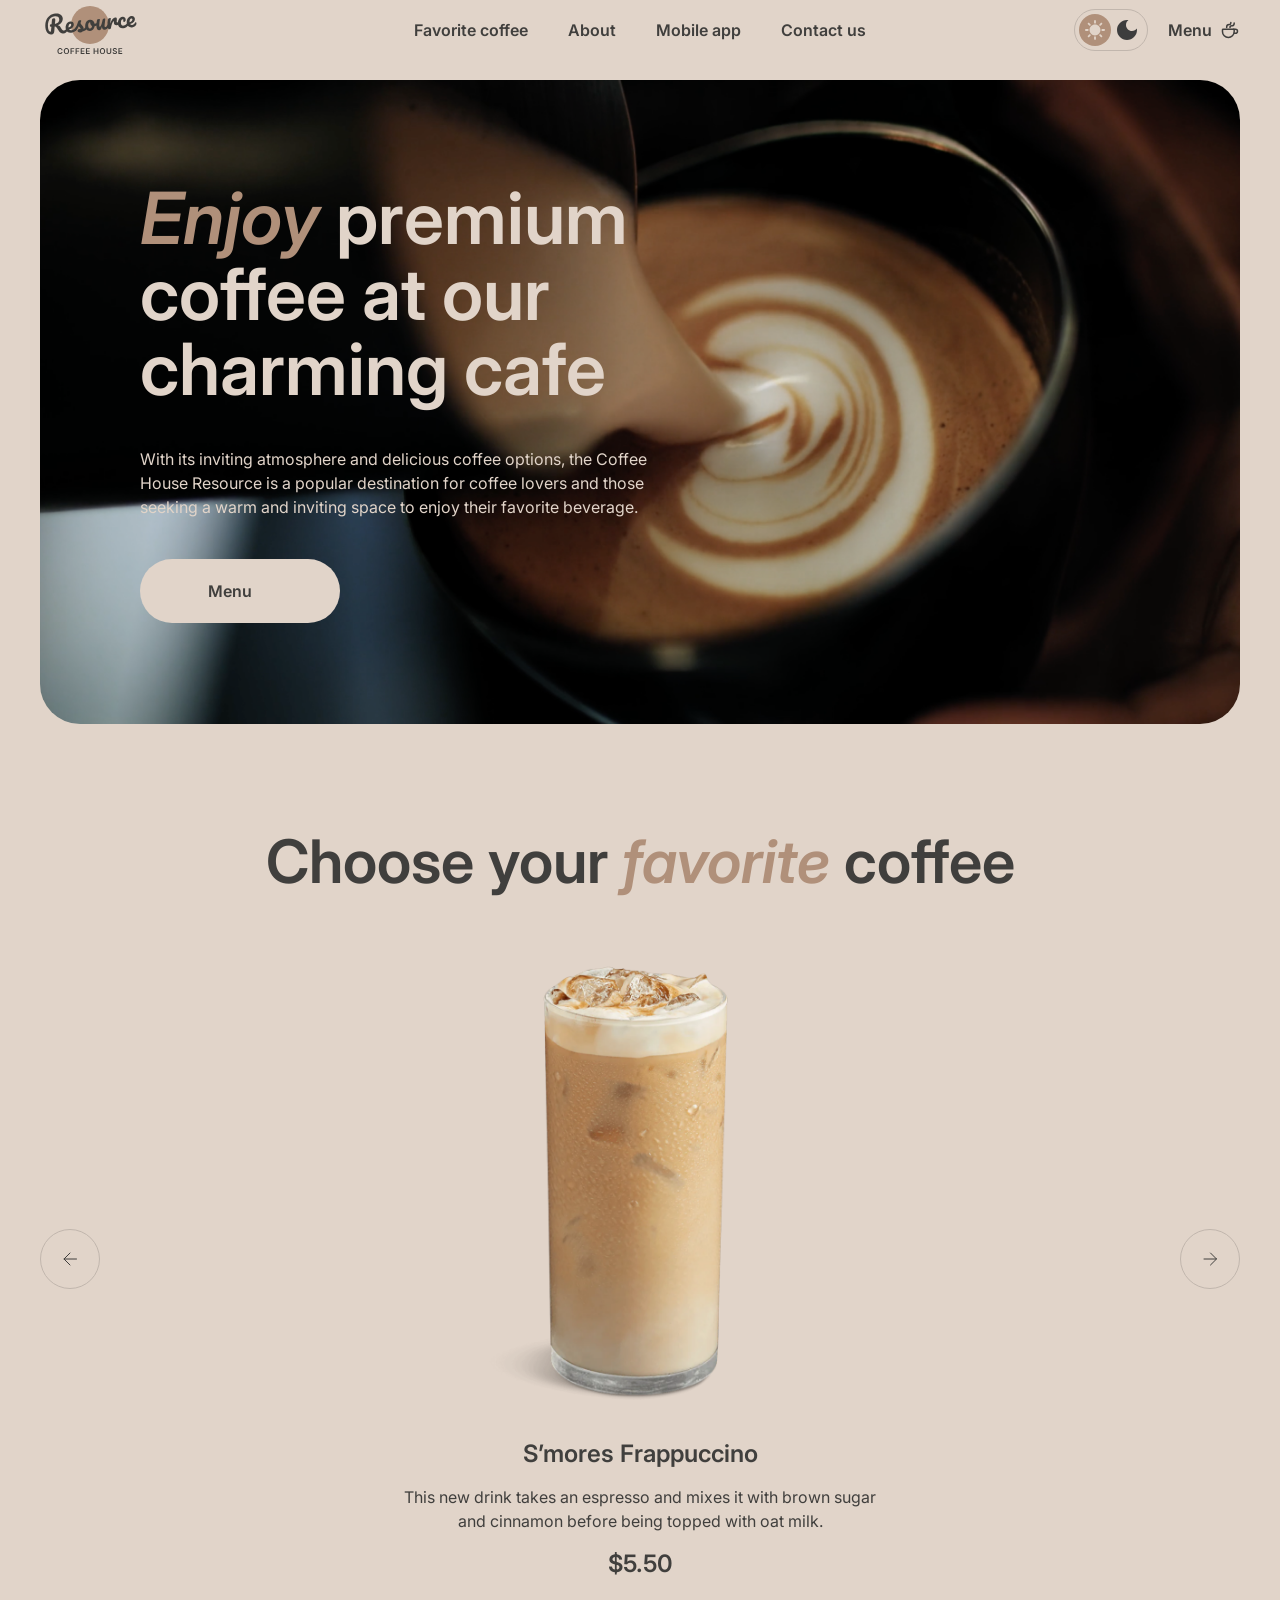
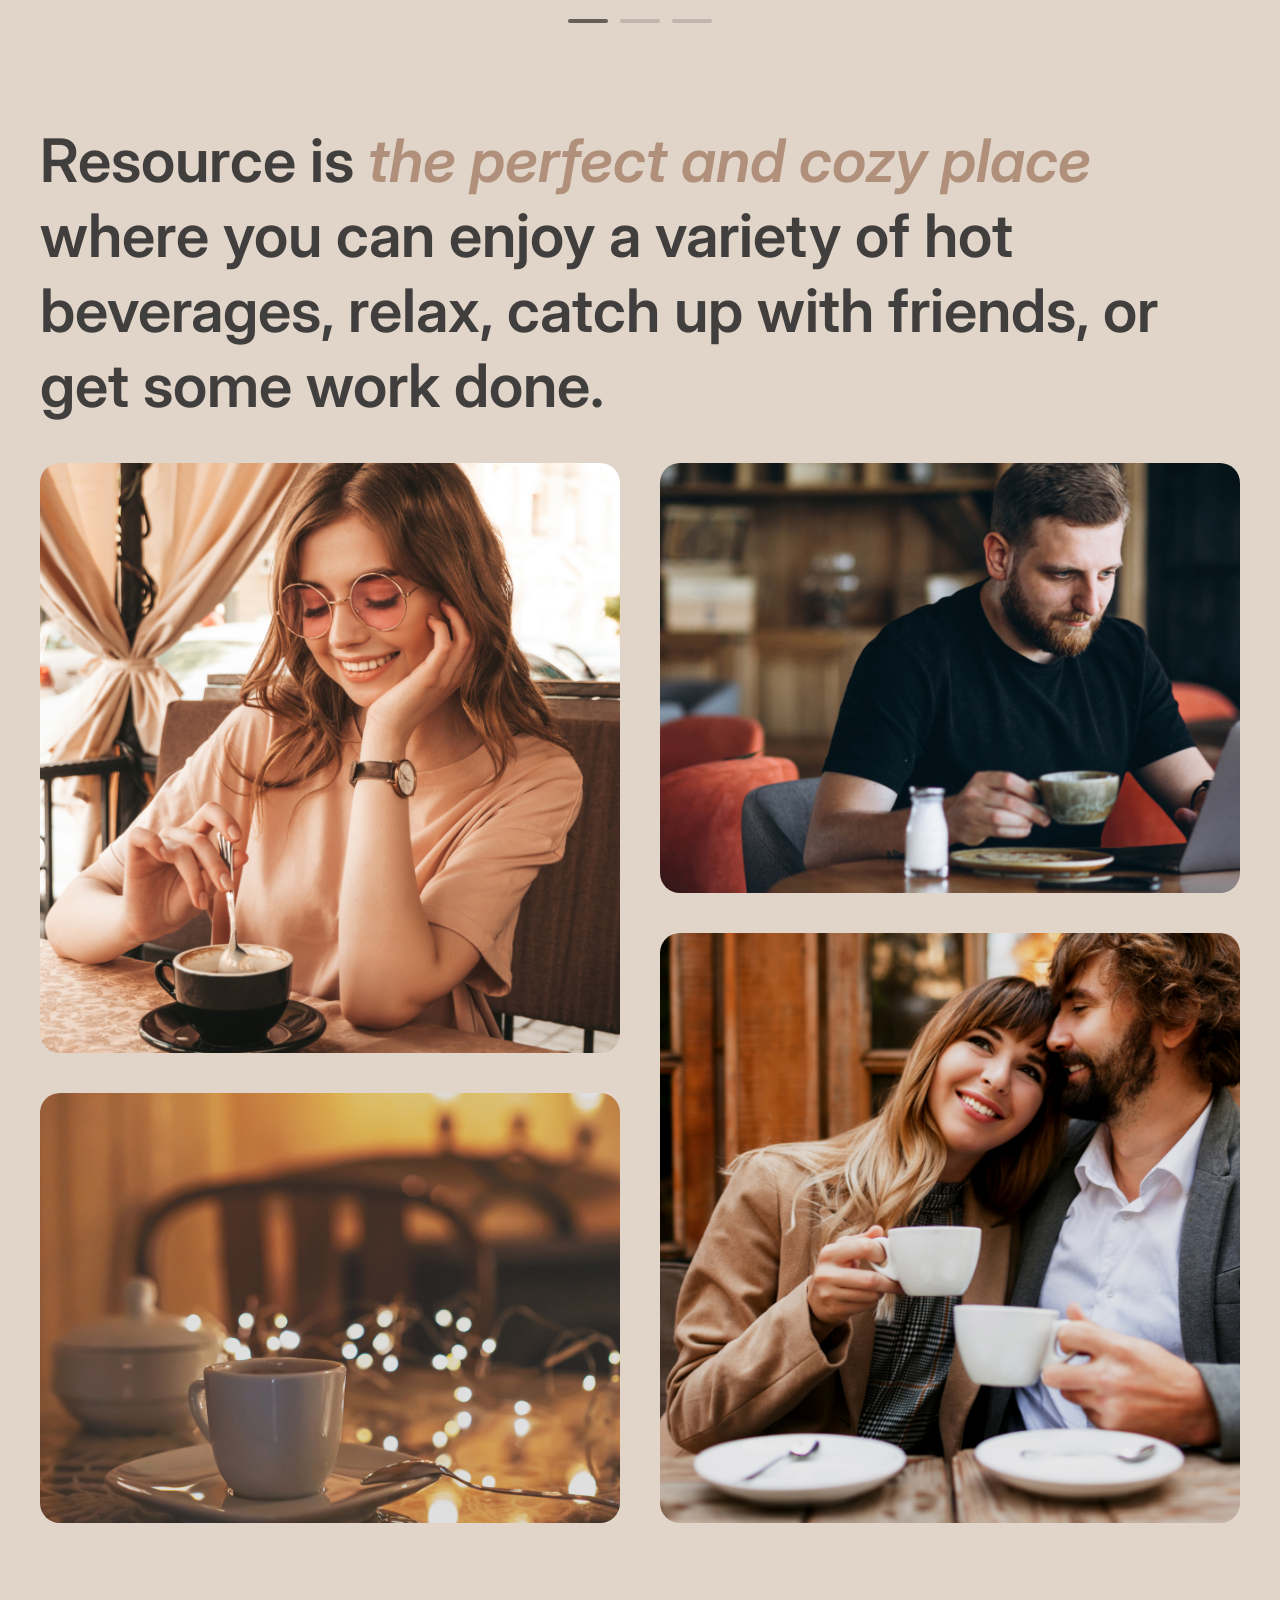
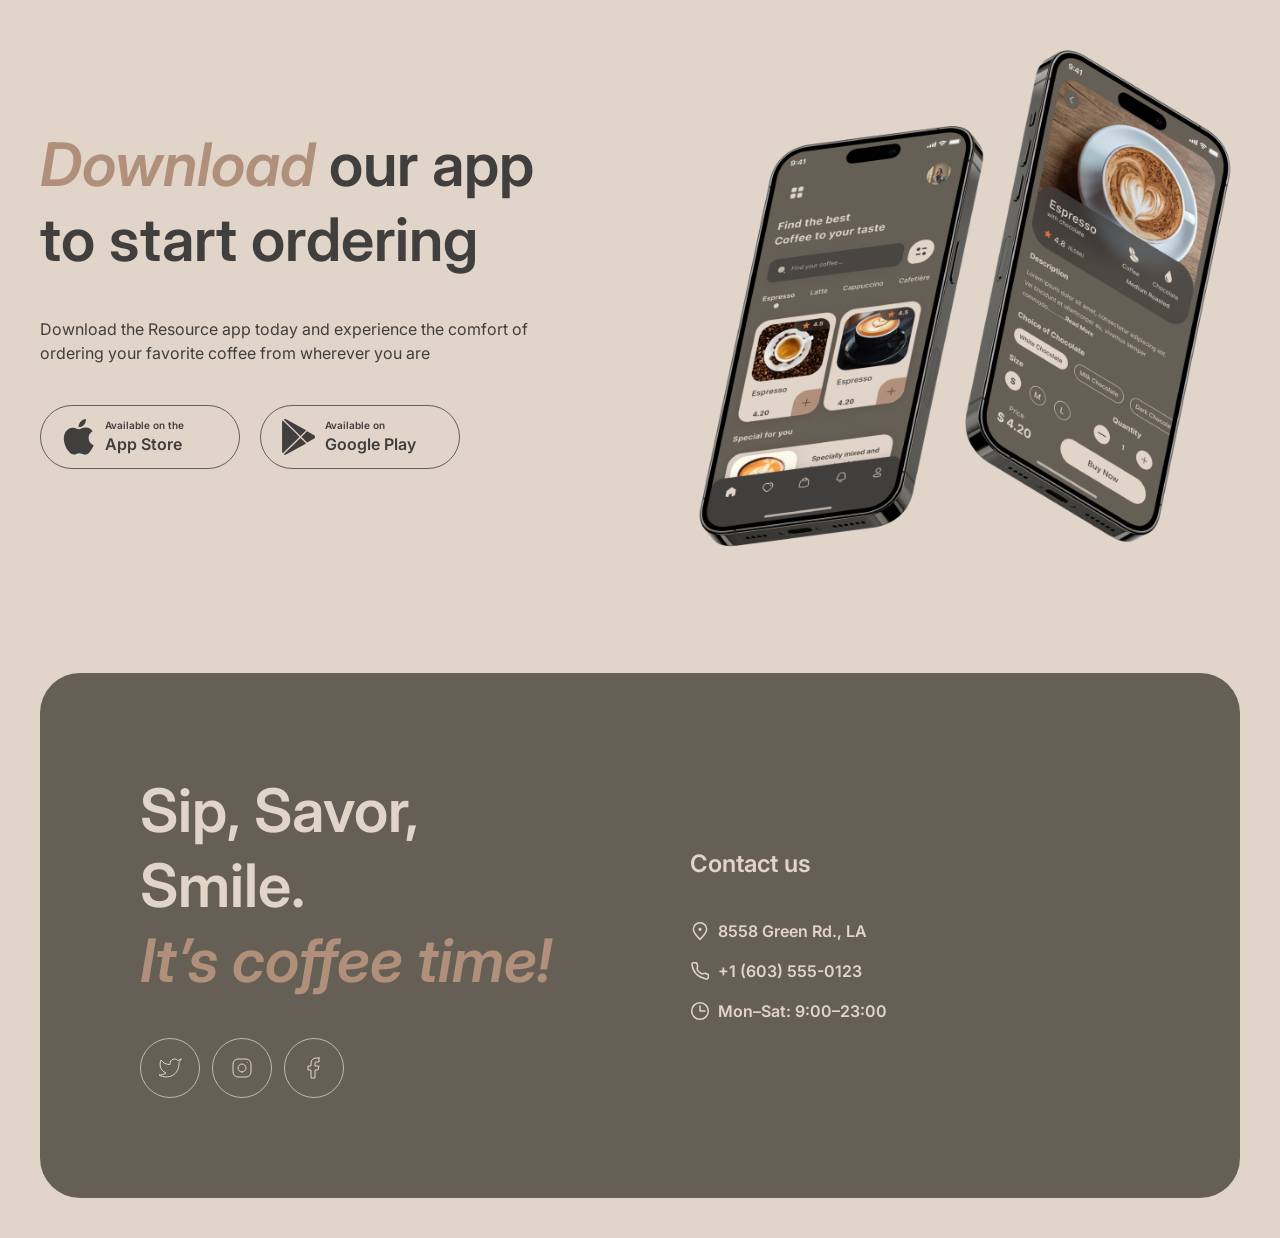
<file: index.html>
<!doctype html>
<html lang="en">
  <head>
    <meta charset="UTF-8" />
    <meta name="viewport" content="width=device-width, initial-scale=1.0" />
    <title>Coffee House</title>
    <link rel="preconnect" href="https://fonts.googleapis.com" />
    <link rel="preconnect" href="https://fonts.gstatic.com" crossorigin />
    <link
      href="https://fonts.googleapis.com/css2?family=Inter:ital,wght@0,400;0,600;1,600&display=swap"
      rel="stylesheet"
    />
    <link rel="stylesheet" href="./css/style.css" />
    <link rel="icon" type="image/svg+xml" href="./assets/images/favicon.svg" />
  </head>

  <body>
    <div class="page-container">
      <header>
        <a href="index.html" class="header-logo">
          <img
            class="logo-light"
            src="assets/images/logo.svg"
            alt="Coffee House"
          />
          <img
            class="logo-dark"
            src="assets/images/logo-dark.svg"
            alt="Coffee House"
          />
        </a>
        <nav>
          <ul>
            <li>
              <a href="#favorites">Favorite coffee</a>
            </li>
            <li>
              <a href="#about">About</a>
            </li>
            <li>
              <a href="#mobile-app">Mobile app</a>
            </li>
            <li>
              <a href="#contacts">Contact us</a>
            </li>
          </ul>
        </nav>
        <div class="header-actions">
          <div class="theme-switcher">
            <button type="button" class="theme-light" aria-label="Light theme">
              <img src="assets/icons/Sun.svg" alt="" />
            </button>

            <button type="button" class="theme-dark" aria-label="Dark theme">
              <img src="assets/icons/Moon.svg" alt="" />
            </button>
          </div>
          <a class="menu-link" href="menu.html">
            <span>Menu</span>
            <img src="assets/icons/coffee-cup.svg" alt="" />
          </a>
          <button
            class="burger-button"
            type="button"
            aria-label="Open menu"
            aria-expanded="false"
            aria-controls="mobile-navigation"
          >
            <img class="burger-icon" src="assets/icons/burger.svg" alt="" />
            <img
              class="close-icon"
              src="assets/icons/burger-active.svg"
              alt=""
            />
          </button>
        </div>
      </header>
      <nav
        class="mobile-nav"
        id="mobile-navigation"
        aria-label="Mobile navigation"
      >
        <ul>
          <li>
            <a href="#favorites">Favorite coffee</a>
          </li>
          <li>
            <a href="#about">About</a>
          </li>
          <li>
            <a href="#mobile-app">Mobile app</a>
          </li>
          <li>
            <a href="#contacts">Contact us</a>
          </li>
          <li>
            <a href="menu.html"
              >Menu<img src="assets/icons/coffee-cup.svg" alt="" />
            </a>
          </li>
        </ul>
      </nav>

      <main>
        <section id="hero">
          <div class="hero-content">
            <h1><span>Enjoy</span> premium coffee at our charming cafe</h1>
            <p>
              With its inviting atmosphere and delicious coffee options, the
              Coffee House Resource is a popular destination for coffee lovers
              and those seeking a warm and inviting space to enjoy their
              favorite beverage.
            </p>
            <a href="menu.html" class="hero-button">
              <span>Menu</span>
              <img src="assets/icons/coffee-cup.svg" alt="" />
            </a>
          </div>
        </section>
        <section id="favorites">
          <h2>Choose your <span>favorite</span> coffee</h2>
          <div class="coffee-slider">
            <button
              type="button"
              class="slider-prev"
              aria-label="Previous coffee"
            >
              <svg
                width="24"
                height="24"
                viewBox="0 0 24 24"
                fill="none"
                xmlns="http://www.w3.org/2000/svg"
                aria-hidden="true"
              >
                <path
                  d="M18.5 12H6M12 18L6 12L12 6"
                  stroke="currentColor"
                  stroke-linecap="round"
                  stroke-linejoin="round"
                />
              </svg>
            </button>

            <div class="coffee-card">
              <img
                src="assets/images/coffee-1fr.png"
                alt="S'mores Frappuccino"
              />
              <div class="coffee-card-description">
                <h3>S’mores Frappuccino</h3>
                <p>
                  This new drink takes an espresso and mixes it with brown sugar
                  and cinnamon before being topped with oat milk.
                </p>
                <p class="coffee-price">$5.50</p>
              </div>
            </div>

            <div class="coffee-card coffee-card-hidden">
              <img
                src="assets/images/coffee-slider-2.png"
                alt="Caramel Macchiato"
              />
              <div class="coffee-card-description">
                <h3>Caramel Macchiato</h3>
                <p>
                  Fragrant and unique classic espresso with rich caramel-peanut
                  syrup, with cream under whipped thick foam.
                </p>
                <p class="coffee-price">$5.00</p>
              </div>
            </div>

            <div class="coffee-card coffee-card-hidden">
              <img src="assets/images/coffee-slider-3.png" alt="Ice Coffee" />
              <div class="coffee-card-description">
                <h3>Ice coffee</h3>
                <p>
                  A popular summer drink that tones and invigorates. Prepared
                  from coffee, milk and ice.
                </p>
                <p class="coffee-price">$4.50</p>
              </div>
            </div>
            <button type="button" class="slider-next" aria-label="Next coffee">
              <svg
                width="24"
                height="24"
                viewBox="0 0 24 24"
                fill="none"
                xmlns="http://www.w3.org/2000/svg"
                aria-hidden="true"
              >
                <path
                  d="M6 12H18.5M12.5 18L18.5 12L12.5 6"
                  stroke="currentColor"
                  stroke-linecap="round"
                  stroke-linejoin="round"
                />
              </svg>
            </button>
          </div>
          <div class="slider-indicators" aria-hidden="true">
            <span class="indicator active"></span>
            <span class="indicator"></span>
            <span class="indicator"></span>
          </div>
        </section>
        <section id="about">
          <h2>
            Resource is <span>the perfect and cozy place</span> where you can
            enjoy a variety of hot beverages, relax, catch up with friends, or
            get some work done.
          </h2>
          <div class="about-gallery">
            <div class="about-column">
              <div class="about-image about-image-tall">
                <img
                  src="assets/images/about-1.png"
                  alt="Woman enjoying coffee at a cafe"
                />
              </div>
              <div class="about-image about-image-short">
                <img
                  src="assets/images/about-2.png"
                  alt="Coffee cup in a cozy cafe"
                />
              </div>
            </div>
            <div class="about-column">
              <div class="about-image about-image-short">
                <img
                  src="assets/images/about-3.png"
                  alt="Man drinking coffee while working on a laptop"
                />
              </div>
              <div class="about-image about-image-tall">
                <img
                  src="assets/images/about-4.png"
                  alt="Couple enjoying coffee together at a cafe"
                />
              </div>
            </div>
          </div>
        </section>
        <section id="mobile-app">
          <div class="app-content">
            <h2><span>Download</span> our app to start ordering</h2>

            <p>
              Download the Resource app today and experience the comfort of
              ordering your favorite coffee from wherever you are
            </p>
            <div class="app-buttons">
              <a
                href="https://www.apple.com/app-store/"
                class="app-store-button"
              >
                <img src="assets/icons/Icon-apple.svg" alt="" />

                <span class="app-button-text">
                  <span>Available on the</span>
                  <span>App Store</span>
                </span>
              </a>

              <a
                href="https://play.google.com/store/apps"
                class="google-play-button"
              >
                <img src="assets/icons/Icon-google.svg" alt="" />

                <span class="app-button-text">
                  <span>Available on</span>
                  <span>Google Play</span>
                </span>
              </a>
            </div>
          </div>
          <img
            class="app-screens"
            src="assets/images/mobile-screens.png"
            alt="Coffee House mobile application screens"
          />
        </section>
      </main>

      <footer id="contacts">
        <div class="footer-content">
          <div class="footer-offer">
            <h2>
              Sip, Savor, Smile.<br />
              <span>It’s coffee time!</span>
            </h2>
            <div class="footer-socials">
              <a href="https://twitter.com" aria-label="Twitter">
                <img src="assets/icons/twitter.svg" alt="" />
              </a>

              <a href="https://instagram.com" aria-label="Instagram">
                <img src="assets/icons/instagram.svg" alt="" />
              </a>

              <a href="https://facebook.com" aria-label="Facebook">
                <img src="assets/icons/facebook.svg" alt="" />
              </a>
            </div>
          </div>
          <div class="footer-info">
            <h3>Contact us</h3>
            <div class="footer-contacts">
              <a
                href="https://maps.google.com/?q=8558+Green+Rd+LA"
                target="_blank"
                rel="noopener noreferrer"
              >
                <img src="assets/icons/pin-alt.svg" alt="" />
                <span>8558 Green Rd., LA</span>
              </a>

              <a href="tel:+16035550123">
                <img src="assets/icons/phone.svg" alt="" />
                <span>+1 (603) 555-0123</span>
              </a>

              <p>
                <img src="assets/icons/clock.svg" alt="" />
                <span>Mon–Sat: 9:00–23:00</span>
              </p>
            </div>
          </div>
        </div>
      </footer>
    </div>
    <script src="./js/theme.js"></script>
    <script src="./js/burger-menu.js"></script>
    <script src="./js/slider.js"></script>
  </body>
</html>
</file>
<file: css/style.css>
:root {
  /* Light theme */
  --color-text-primary: #403f3d;
  --color-text-inverse: #e1d4c9;
  --color-text-accent: #b0907a;

  --color-bg-page: #e1d4c9;
  --color-bg-container: #665f55;
  --color-bg-overlay: rgba(64, 63, 61, 0.8);

  --color-border-primary: #c1b6ad;
  --color-border-inverse: #665f55;
}

html[data-theme="dark"] {
  /* Dark theme */
  --color-text-primary: #e1d4c9;
  --color-text-inverse: #e1d4c9;
  --color-text-accent: #b0907a;

  --color-bg-page: #292826;
  --color-bg-container: #403f3d;
  --color-bg-overlay: rgba(41, 40, 38, 0.8);

  --color-border-primary: #665f55;
  --color-border-inverse: #c1b6ad;
}

*,
*::before,
*::after {
  box-sizing: border-box;
}

html {
  scroll-behavior: smooth;
}

body {
  margin: 0;
  background-color: var(--color-bg-page);
  color: var(--color-text-primary);
  font-family: "Inter", Arial, sans-serif;
}

body.menu-open {
  overflow: hidden;
}

.page-container {
  max-width: 1440px;
  padding: 0 40px 40px;
  margin: 0 auto;
}

header {
  display: grid;
  grid-template-columns: minmax(0, 1fr) auto minmax(0, 1fr);
  align-items: center;
  height: 60px;
  margin-bottom: 20px;
}

nav ul {
  display: flex;
  gap: 40px;
  list-style: none;
  margin: 0;
  padding: 0;
}

.theme-switcher {
  display: flex;
  align-items: center;
  border: 1px solid var(--color-border-primary);
  border-radius: 100px;
  padding: 4px;
}

.theme-switcher button {
  width: 32px;
  height: 32px;
  padding: 0;
  border: none;
  border-radius: 50%;
  color: var(--color-text-primary);
  background-color: transparent;
  cursor: pointer;
  transition: background-color 0.3s ease;
}

.theme-switcher button img {
  display: block;
  width: 20px;
  height: 20px;
  margin: auto;
}

html:not([data-theme="dark"]) .theme-dark img {
  filter: brightness(0) saturate(100%) invert(24%);
}

.theme-switcher button:first-child {
  background-color: #b0907a;
  color: #e1d4c9;
}

html[data-theme="dark"] .theme-switcher button:first-child {
  background-color: transparent;
  color: var(--color-text-primary);
}

html[data-theme="dark"] .theme-switcher button:last-child {
  background-color: var(--color-text-accent);
  color: var(--color-text-inverse);
}

html:not([data-theme="dark"]) .theme-dark:hover {
  background-color: #665f55;
}

html:not([data-theme="dark"]) .theme-dark:hover img {
  filter: brightness(0) invert(1);
}

html[data-theme="dark"] .theme-switcher button.theme-light:hover {
  background-color: var(--color-bg-container);
}

header > a {
  justify-self: start;
}

.header-logo {
  display: block;
}

.header-logo img {
  display: block;
}

.header-logo .logo-dark {
  display: none;
}

html[data-theme="dark"] .header-logo .logo-light {
  display: none;
}

html[data-theme="dark"] .header-logo .logo-dark {
  display: block;
}

.header-actions {
  display: flex;
  align-items: center;
  gap: 20px;
  justify-self: end;
}

.burger-button {
  display: none;
  align-items: center;
  justify-content: center;

  width: 44px;
  height: 44px;
  padding: 0;

  border: 1px solid #665f55;
  border-radius: 50%;
  background-color: transparent;

  cursor: pointer;
}

.burger-button .burger-icon {
  display: block;
  width: 16px;
  height: 8px;
}

.burger-button .close-icon {
  display: none;
  width: 16px;
  height: 16px;
}

.burger-button[aria-expanded="true"] .burger-icon {
  display: none;
}

.burger-button[aria-expanded="true"] .close-icon {
  display: block;
}

html[data-theme="dark"] .burger-button img {
  filter: brightness(0) saturate(100%) invert(88%) sepia(12%) saturate(178%)
    hue-rotate(335deg) brightness(102%) contrast(90%);
}

.menu-link {
  display: flex;
  align-items: center;
  gap: 8px;

  color: var(--color-text-primary);
  text-decoration: none;
}

nav a,
.menu-link {
  position: relative;
  color: var(--color-text-primary);
  font-size: 16px;
  font-weight: 600;
  line-height: 1.5;
  text-decoration: none;
}

nav a::after,
.menu-link::after {
  content: "";
  position: absolute;
  left: 0;
  right: 0;
  bottom: -4px;
  height: 2px;
  background-color: currentColor;

  transform: scaleX(0);
  transform-origin: center;
  transition: transform 0.3s ease;
}

nav a:hover::after,
.menu-link:hover::after {
  transform: scaleX(1);
}

html[data-theme="dark"] .menu-link img,
html[data-theme="dark"] .mobile-nav a img {
  filter: brightness(0) saturate(100%) invert(88%) sepia(12%) saturate(178%)
    hue-rotate(335deg) brightness(102%) contrast(90%);
}

#hero {
  min-height: 644px;
  padding: 100px;
  border-radius: 40px;

  background-image: url("../assets/images/img-hero.png");
  background-size: cover;
  background-position: center;
  background-repeat: no-repeat;
}

.hero-content {
  display: flex;
  flex-direction: column;
  gap: 40px;
  max-width: 530px;
}

.hero-content h1 {
  margin: 0;
  color: #e1d4c9;
  font-size: 72px;
  font-weight: 600;
  line-height: 1.05;
}

.hero-content h1 span {
  color: #b0907a;
  font-style: italic;
}

.hero-content p {
  margin: 0;
  color: #e1d4c9;
  font-size: 16px;
  font-weight: 400;
  line-height: 1.5;
}

.hero-button {
  display: flex;
  align-items: center;
  justify-content: center;

  width: 200px;
  height: 64px;

  border-radius: 100px;
  background-color: #e1d4c9;

  color: #403f3d;
  font-size: 16px;
  font-weight: 600;
  line-height: 1.5;
  text-decoration: none;
}

html[data-theme="dark"] .hero-button {
  background-color: #292826;
  color: #e1d4c9;
}

.hero-button img {
  width: 20px;
  height: 20px;
  opacity: 0;
  transition:
    width 0.3s ease,
    opacity 0.3s ease;
}

.hero-button:hover {
  gap: 8px;
}

.hero-button:hover img {
  width: 20px;
  opacity: 1;
}

html[data-theme="dark"] .hero-button img {
  filter: brightness(0) invert(1);
}

#favorites {
  margin-top: 100px;

  display: flex;
  flex-direction: column;
  align-items: center;
  gap: 40px;
}

#favorites h2 {
  text-align: center;
}

#favorites h2,
#about h2,
#mobile-app h2 {
  margin: 0;
  color: var(--color-text-primary);
  font-size: 60px;
  font-weight: 600;
  line-height: 1.25;
}

#favorites h2 span,
#about h2 span,
#mobile-app h2 span {
  color: #b0907a;
  font-style: italic;
}

.coffee-slider {
  display: flex;
  align-items: center;
  justify-content: space-between;
  width: 100%;
}

.coffee-card {
  display: flex;
  flex-direction: column;
  align-items: center;
  gap: 20px;

  width: 100%;
  max-width: 480px;
}

.coffee-slider > .coffee-card.coffee-card-hidden {
  display: none;
}

.coffee-slider > .coffee-card:not(.coffee-card-hidden) {
  animation: coffee-fade-in 1s ease;
}

@keyframes coffee-fade-in {
  from {
    opacity: 0;
  }

  to {
    opacity: 1;
  }
}

.coffee-card img {
  display: block;
  width: 100%;
  height: auto;
}

.coffee-card-description {
  display: flex;
  flex-direction: column;
  align-items: center;
  gap: 16px;

  width: 100%;
  text-align: center;
}

.coffee-card-description h3,
.coffee-card-description p {
  margin: 0;
}

.coffee-card-description h3 {
  color: var(--color-text-primary);
  font-size: 24px;
  font-weight: 600;
  line-height: 1.25;
}

.coffee-card-description p {
  color: var(--color-text-primary);
  font-size: 16px;
  font-weight: 400;
  line-height: 1.5;
}

.coffee-card-description .coffee-price {
  font-size: 24px;
  font-weight: 600;
  line-height: 1.25;
}

.slider-prev,
.slider-next {
  display: flex;
  align-items: center;
  justify-content: center;
  flex-shrink: 0;

  width: 60px;
  height: 60px;

  padding: 0;
  border: 1px solid var(--color-border-primary);
  border-radius: 50%;

  background-color: transparent;
  color: var(--color-text-primary);

  cursor: pointer;

  transition:
    background-color 0.3s ease,
    color 0.3s ease;
}

.slider-prev svg,
.slider-next svg {
  display: block;
  width: 24px;
  height: 24px;
}

.slider-prev:hover,
.slider-next:hover {
  background-color: #665f55;
  color: #e1d4c9;
}

html[data-theme="dark"] .slider-prev:hover,
html[data-theme="dark"] .slider-next:hover {
  background-color: var(--color-bg-container);
  border-color: var(--color-bg-container);
  color: var(--color-text-primary);
}

.slider-indicators {
  display: flex;
  align-items: center;
  justify-content: center;
  gap: 12px;
}

.indicator {
  display: block;
  width: 40px;
  height: 4px;
  border-radius: 100px;
  background-color: var(--color-border-primary);
}

.indicator.active {
  background-color: var(--color-border-inverse);
}

#about {
  margin-top: 100px;
  display: flex;
  flex-direction: column;
  gap: 40px;
}

.about-gallery {
  display: grid;
  grid-template-columns: repeat(2, minmax(0, 1fr));
  gap: 40px;
}

.about-column {
  display: flex;
  flex-direction: column;
  gap: 40px;
}

.about-image {
  width: 100%;
  overflow: hidden;
  border-radius: 20px;
}

.about-image-tall {
  height: 590px;
}

.about-image-short {
  height: 430px;
}

.about-image img {
  display: block;
  width: 100%;
  height: 100%;
  object-fit: cover;
  object-position: center;

  transform: scale(1.1);
  transition: transform 0.3s ease;
}

.about-image:hover img {
  transform: scale(1);
}

.app-content {
  display: flex;
  flex-direction: column;
  gap: 40px;
  width: 100%;
  max-width: 630px;
}

.app-content p {
  margin: 0;
  color: var(--color-text-primary);
  font-size: 16px;
  font-weight: 400;
  line-height: 1.5;
}

.app-buttons {
  display: flex;
  align-items: center;
  gap: 20px;
}

.app-store-button,
.google-play-button {
  display: flex;
  align-items: center;
  justify-content: flex-start;
  gap: 8px;

  width: 200px;
  height: 64px;
  padding: 0 20px;

  border: 1px solid var(--color-border-inverse);
  border-radius: 100px;

  color: var(--color-text-primary);
  text-decoration: none;

  background-color: transparent;

  transition:
    background-color 0.3s ease,
    color 0.3s ease;
}

.app-store-button:hover,
.google-play-button:hover {
  background-color: #665f55;
  color: #e1d4c9;
}

html[data-theme="dark"] .app-store-button:hover,
html[data-theme="dark"] .google-play-button:hover {
  background-color: var(--color-bg-container);
  color: var(--color-text-primary);
}

.app-store-button img,
.google-play-button img {
  display: block;
  width: 36px;
  height: 36px;
  flex-shrink: 0;
  transition: filter 0.3s ease;
}

html[data-theme="dark"] .app-store-button img,
html[data-theme="dark"] .google-play-button img {
  filter: brightness(0) saturate(100%) invert(88%) sepia(12%) saturate(178%)
    hue-rotate(335deg) brightness(102%) contrast(90%);
}

.app-button-text {
  display: flex;
  flex-direction: column;
  align-items: flex-start;
}

.app-button-text span:first-child {
  font-size: 10px;
  font-weight: 600;
  line-height: 1.4;
}

.app-button-text span:last-child {
  font-size: 16px;
  font-weight: 600;
  line-height: 1.5;
}

.app-store-button:hover img,
.google-play-button:hover img {
  filter: brightness(0) saturate(100%) invert(88%) sepia(12%) saturate(178%)
    hue-rotate(335deg) brightness(102%) contrast(90%);
}

.app-screens {
  display: block;
  width: 100%;
  max-width: 630px;
  height: auto;
}

#mobile-app {
  display: flex;
  align-items: center;
  gap: 100px;
  margin-top: 100px;
}

#mobile-app .app-screens {
  min-width: 0;
}

#contacts {
  margin-top: 100px;
}

.footer-content {
  display: flex;
  align-items: center;
  gap: 100px;

  padding: 100px;
  border-radius: 40px;
  background-color: var(--color-bg-container);
}

.footer-offer,
.footer-info {
  flex: 1;
  min-width: 0;
}

.footer-offer h2 {
  margin: 0;
  color: #e1d4c9;
  font-size: 60px;
  font-weight: 600;
  line-height: 1.25;
}

.footer-offer h2 span {
  color: #b0907a;
  font-style: italic;
}

.footer-socials {
  display: flex;
  align-items: center;
  gap: 12px;
}

.footer-socials a {
  display: flex;
  align-items: center;
  justify-content: center;

  width: 60px;
  height: 60px;

  border: 1px solid var(--color-border-primary);
  border-radius: 50%;

  flex-shrink: 0;

  background-color: transparent;

  transition:
    background-color 0.3s ease,
    border-color 0.3s ease;
}

.footer-socials a:hover {
  background-color: #e1d4c9;
  border-color: #e1d4c9;
}

html[data-theme="dark"] .footer-socials a:hover {
  background-color: var(--color-bg-page);
  border-color: var(--color-bg-page);
}

.footer-socials img {
  display: block;
  width: 24px;
  height: 24px;
  transition: filter 0.3s ease;
}

.footer-socials a:hover img {
  filter: brightness(0) saturate(100%) invert(24%) sepia(5%) saturate(376%)
    hue-rotate(356deg) brightness(96%) contrast(89%);
}

html[data-theme="dark"] .footer-socials a:hover img {
  filter: none;
}

.footer-offer {
  display: flex;
  flex-direction: column;
  gap: 40px;
}

.footer-info {
  display: flex;
  flex-direction: column;
  gap: 40px;
}

.footer-info h3 {
  margin: 0;
  color: #e1d4c9;
  font-size: 24px;
  font-weight: 600;
  line-height: 1.25;
}

.footer-contacts {
  display: flex;
  flex-direction: column;
  align-items: flex-start;
  gap: 16px;
}

.footer-contacts a,
.footer-contacts p {
  display: flex;
  align-items: center;
  gap: 8px;

  margin: 0;
  color: #e1d4c9;
  font-size: 16px;
  font-weight: 600;
  line-height: 1.5;
  text-decoration: none;
}

.footer-contacts img {
  display: block;
  width: 20px;
  height: 20px;
  flex-shrink: 0;
}

.footer-contacts a span {
  text-decoration: underline;
  text-decoration-color: transparent;
  text-underline-offset: 4px;
  transition: text-decoration-color 0.3s ease;
}

.footer-contacts a:hover span {
  text-decoration-color: #e1d4c9;
}

.menu-tabs {
  display: flex;
  align-items: center;
  justify-content: center;
  gap: 16px;
}

.menu-tab {
  display: flex;
  align-items: center;
  justify-content: center;
  gap: 8px;

  padding: 7px 15px 7px 7px;

  border: 1px solid var(--color-border-primary);
  border-radius: 100px;
  height: 46px;

  background-color: transparent;
  color: var(--color-text-primary);

  font-family: inherit;
  font-size: 16px;
  font-weight: 600;
  line-height: 1.5;

  cursor: pointer;

  transition:
    background-color 0.3s ease,
    color 0.3s ease;
}

.menu-tab-icon {
  display: flex;
  align-items: center;
  justify-content: center;

  width: 30px;
  height: 30px;

  border-radius: 50%;
  background-color: #e1d4c9;

  font-size: 16px;
  line-height: 1;
  flex-shrink: 0;
}

.menu-tab.active {
  background-color: var(--color-bg-container);
  color: var(--color-text-inverse);
  border-color: #665f55;
}

.menu-tab:not(.active):hover {
  background-color: #665f55;
  color: #e1d4c9;
  border-color: #665f55;
}

html[data-theme="dark"] .menu-tab:not(.active):hover {
  background-color: var(--color-bg-container);
  border-color: var(--color-bg-container);
  color: var(--color-text-primary);
}

.menu-section {
  display: flex;
  flex-direction: column;
  align-items: center;
  gap: 40px;
}

.menu-section h1 {
  max-width: 800px;
  margin: 0 auto;

  color: var(--color-text-primary);
  font-size: 60px;
  font-weight: 600;
  line-height: 1.25;
  text-align: center;
}

.menu-section h1 span {
  color: var(--color-text-accent);
  font-style: italic;
}

.menu-grid {
  display: grid;
  grid-template-columns: repeat(4, minmax(0, 1fr));
  gap: 40px;
  width: 100%;
}

.menu-card {
  display: flex;
  flex-direction: column;

  min-height: 506px;
  overflow: hidden;

  border: 1px solid var(--color-border-primary);
  border-radius: 40px;
}

.menu-card > img {
  display: block;
  width: 100%;
  aspect-ratio: 1;
  object-fit: cover;
  border-radius: 40px;

  transform: scale(1.1);
  transition: transform 0.3s ease;
}

.menu-card:hover > img {
  transform: scale(1);
}

.menu-card-description {
  display: flex;
  flex: 1;
  flex-direction: column;
  gap: 12px;

  padding: 20px;
}

.menu-card-description h2 {
  margin: 0;

  color: var(--color-text-primary);
  font-size: 24px;
  font-weight: 600;
  line-height: 1.25;
}

.menu-card-description p {
  margin: 0;

  color: var(--color-text-primary);
  font-size: 16px;
  line-height: 1.5;
}

.menu-card-description .menu-card-price {
  margin-top: auto;

  font-size: 24px;
  font-weight: 600;
  line-height: 1.25;
}

.menu-load-more {
  display: none;
  align-items: center;
  justify-content: center;

  width: 60px;
  height: 60px;
  padding: 0;

  border: 1px solid var(--color-border-primary);
  border-radius: 50%;

  background-color: transparent;
  color: var(--color-text-primary);

  cursor: pointer;
}

.menu-load-more svg {
  display: block;
  width: 24px;
  height: 24px;
}

.mobile-nav {
  display: none;
}

@media (max-width: 1024px) {
  #hero {
    padding: 100px 60px;
  }

  .about-gallery {
    display: flex;
    flex-direction: column;
    gap: 40px;
  }

  .about-column {
    display: contents;
  }

  .about-image-tall {
    height: 590px;
  }

  .about-image-short {
    display: none;
  }

  #mobile-app {
    flex-direction: column;
    align-items: center;
  }

  .app-content {
    max-width: none;
  }

  .footer-content {
    flex-direction: column;
    align-items: stretch;
    padding: 100px 60px;
  }

  .footer-offer,
  .footer-info {
    flex: none;
  }

  .footer-contacts {
    gap: 22px;
  }

  .menu-grid {
    grid-template-columns: repeat(2, minmax(0, 1fr));
  }

  .menu-load-more {
    display: none;
  }

  .header-actions {
    justify-self: end;
  }
}

@media (min-width: 769px) and (max-width: 1024px) {
  header {
    grid-template-columns: auto minmax(0, 1fr) auto;
    column-gap: 12px;
  }

  nav ul {
    justify-content: center;
    gap: 8px;
  }

  .header-actions {
    gap: 8px;
  }
}

@media (max-width: 768px) {
  header {
    grid-template-columns: 1fr auto;
  }

  header nav,
  .menu-link {
    display: none;
  }

  .burger-button {
    display: flex;
  }

  .mobile-nav {
    display: flex;
    flex-direction: column;
    align-items: center;
    justify-content: center;

    position: fixed;
    top: 80px;
    left: 0;
    right: 0;
    bottom: 0;

    background-color: var(--color-bg-page);

    transform: translateX(100%);
    visibility: hidden;

    transition:
      transform 0.5s ease,
      visibility 0s linear 0.5s;

    z-index: 10;
    overflow-y: auto;
  }

  .mobile-nav.is-open {
    transform: translateX(0);
    visibility: visible;

    transition:
      transform 0.5s ease,
      visibility 0s;
  }

  .mobile-nav ul {
    display: flex;
    flex-direction: column;
    align-items: center;
    gap: 60px;
  }

  .mobile-nav a {
    display: inline-flex;
    align-items: center;
    gap: 16px;

    font-size: 32px;
    font-weight: 600;
    line-height: 1.25;

    color: var(--color-text-primary);
    text-decoration: none;
  }

  .mobile-nav a img {
    width: 40px;
    height: 40px;
  }

  .menu-card.is-hidden {
    display: none;
  }

  .menu-load-more.is-visible {
    display: flex;
  }
}

@media (max-width: 600px) {
  .page-container {
    padding: 0 16px 40px;
  }

  #hero {
    min-height: 552px;
    padding: 60px 16px;
  }

  .hero-content h1 {
    font-size: 42px;
    line-height: 1.15;
  }

  #favorites h2,
  #about h2,
  #mobile-app h2,
  .footer-offer h2 {
    font-size: 32px;
    line-height: 1.25;
  }

  .coffee-slider {
    justify-content: center;
  }

  .coffee-card img {
    width: 100%;
    height: 348px;
    object-fit: contain;
  }

  #mobile-app {
    gap: 40px;
  }

  .app-content {
    gap: 40px;
  }

  .app-buttons {
    flex-direction: column;
    align-items: flex-start;
    gap: 20px;
  }

  .app-store-button,
  .google-play-button {
    width: 200px;
    flex-shrink: 0;
  }

  .app-screens {
    width: 100%;
    height: auto;
  }

  .footer-content {
    padding: 60px 16px;
    gap: 40px;
  }

  .menu-section h1 {
    font-size: 32px;
    line-height: 1.25;
  }

  .menu-grid {
    grid-template-columns: 1fr;
    justify-items: center;
    gap: 40px;
  }

  .menu-card {
    width: 100%;
    max-width: 310px;
    min-height: 506px;
  }
}

@media (max-width: 380px) {
  .slider-prev,
  .slider-next {
    display: none;
  }
}
</file>
